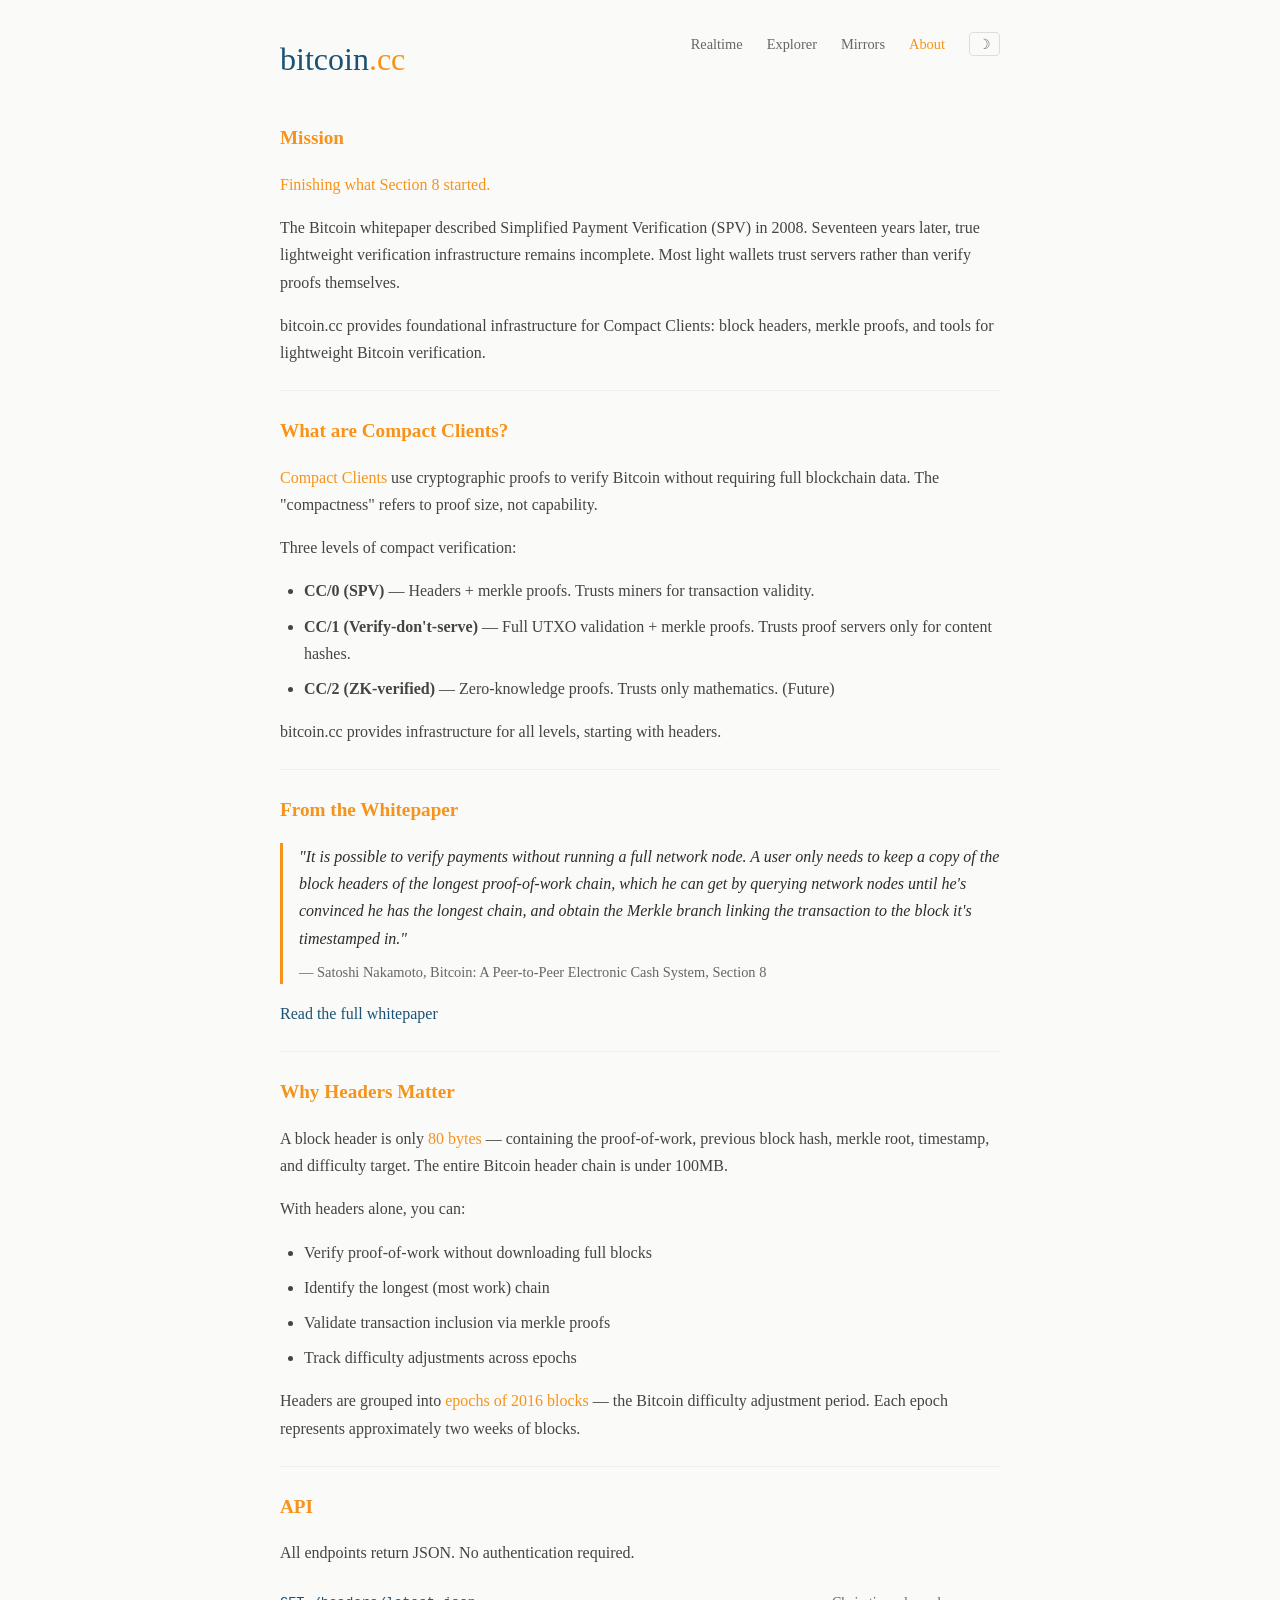
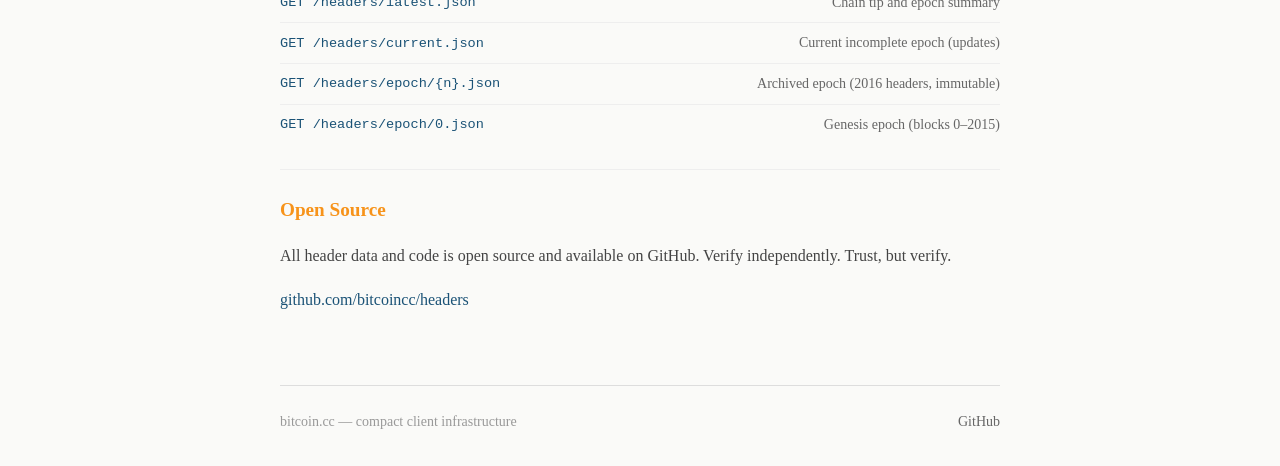
<file: about.html>
<!DOCTYPE html>
<html lang="en">
<head>
  <meta charset="UTF-8">
  <script>(function(){var t=localStorage.getItem('theme');if(!t&&matchMedia('(prefers-color-scheme:dark)').matches)t='dark';if(t==='dark')document.documentElement.dataset.theme='dark'})()</script>
  <meta name="viewport" content="width=device-width, initial-scale=1.0">
  <title>About - bitcoin.cc</title>
  <meta name="description" content="Compact Client infrastructure for Bitcoin. Headers, proofs, and tools for lightweight verification.">
  <meta property="og:title" content="About - bitcoin.cc">
  <meta property="og:description" content="Compact Clients for Bitcoin. Full verification, minimal footprint.">
  <meta property="og:type" content="website">
  <meta property="og:url" content="https://bitcoin.cc/about.html">
  <meta name="twitter:card" content="summary">
  <meta name="twitter:title" content="About - bitcoin.cc">
  <meta name="twitter:description" content="Compact Clients for Bitcoin. Full verification, minimal footprint.">
  <link rel="stylesheet" href="/theme.css">
  <style>
    .container { max-width: 720px; }
    section {
      padding-bottom: 1.5rem;
      margin-bottom: 1.5rem;
      border-bottom: 1px solid var(--border-subtle);
    }
    section:last-of-type { border-bottom: none; }
    section h2 {
      font-size: 1.2rem;
      color: var(--accent);
      margin-bottom: 1rem;
      font-weight: 600;
    }
    section p {
      color: var(--text-secondary);
      margin-bottom: 1rem;
    }
    section p:last-child { margin-bottom: 0; }
    blockquote {
      border-left: 3px solid var(--accent);
      padding-left: 1rem;
      margin: 1rem 0;
      font-style: italic;
      color: var(--text);
    }
    blockquote cite {
      display: block;
      margin-top: 0.5rem;
      font-style: normal;
      color: var(--text-dim);
      font-size: 0.9rem;
    }
    .endpoints { margin-top: 1rem; }
    .endpoint {
      padding: 0.5rem 0;
      border-bottom: 1px solid var(--border-subtle);
      display: flex;
      justify-content: space-between;
      align-items: center;
      flex-wrap: wrap;
      gap: 0.5rem;
    }
    .endpoint:last-child { border-bottom: none; }
    .endpoint code {
      color: var(--link);
      background: none;
      padding: 0;
    }
    .endpoint span {
      color: var(--text-dim);
      font-size: 0.875rem;
    }
    ul {
      margin: 1rem 0;
      padding-left: 1.5rem;
      color: var(--text-secondary);
    }
    li { margin-bottom: 0.5rem; }
  </style>
</head>
<body>
  <div class="container">
    <header>
      <a href="/"><h1>bitcoin<span>.cc</span></h1></a>
      <nav>
        <a href="/">Realtime</a>
        <a href="/explorer.html">Explorer</a>
        <a href="/mirrors.html">Mirrors</a>
        <a href="/about.html" class="active">About</a>
        <button class="theme-toggle" onclick="document.documentElement.dataset.theme=document.documentElement.dataset.theme==='dark'?'light':'dark';localStorage.setItem('theme',document.documentElement.dataset.theme)" aria-label="Toggle theme"><span class="theme-dark">&#9789;</span><span class="theme-light">&#9788;</span></button>
      </nav>
    </header>

    <section>
      <h2>Mission</h2>
      <p><span class="highlight">Finishing what Section 8 started.</span></p>
      <p>The Bitcoin whitepaper described Simplified Payment Verification (SPV) in 2008. Seventeen years later, true lightweight verification infrastructure remains incomplete. Most light wallets trust servers rather than verify proofs themselves.</p>
      <p>bitcoin.cc provides foundational infrastructure for Compact Clients: block headers, merkle proofs, and tools for lightweight Bitcoin verification.</p>
    </section>

    <section>
      <h2>What are Compact Clients?</h2>
      <p><span class="highlight">Compact Clients</span> use cryptographic proofs to verify Bitcoin without requiring full blockchain data. The "compactness" refers to proof size, not capability.</p>
      <p>Three levels of compact verification:</p>
      <ul>
        <li><strong>CC/0 (SPV)</strong> — Headers + merkle proofs. Trusts miners for transaction validity.</li>
        <li><strong>CC/1 (Verify-don't-serve)</strong> — Full UTXO validation + merkle proofs. Trusts proof servers only for content hashes.</li>
        <li><strong>CC/2 (ZK-verified)</strong> — Zero-knowledge proofs. Trusts only mathematics. (Future)</li>
      </ul>
      <p>bitcoin.cc provides infrastructure for all levels, starting with headers.</p>
    </section>

    <section>
      <h2>From the Whitepaper</h2>
      <blockquote>
        "It is possible to verify payments without running a full network node. A user only needs to keep a copy of the block headers of the longest proof-of-work chain, which he can get by querying network nodes until he's convinced he has the longest chain, and obtain the Merkle branch linking the transaction to the block it's timestamped in."
        <cite>— Satoshi Nakamoto, Bitcoin: A Peer-to-Peer Electronic Cash System, Section 8</cite>
      </blockquote>
      <p><a href="https://bitcoin.org/bitcoin.pdf" target="_blank">Read the full whitepaper</a></p>
    </section>

    <section>
      <h2>Why Headers Matter</h2>
      <p>A block header is only <span class="highlight">80 bytes</span> — containing the proof-of-work, previous block hash, merkle root, timestamp, and difficulty target. The entire Bitcoin header chain is under 100MB.</p>
      <p>With headers alone, you can:</p>
      <ul>
        <li>Verify proof-of-work without downloading full blocks</li>
        <li>Identify the longest (most work) chain</li>
        <li>Validate transaction inclusion via merkle proofs</li>
        <li>Track difficulty adjustments across epochs</li>
      </ul>
      <p>Headers are grouped into <span class="highlight">epochs of 2016 blocks</span> — the Bitcoin difficulty adjustment period. Each epoch represents approximately two weeks of blocks.</p>
    </section>

    <section>
      <h2>API</h2>
      <p>All endpoints return JSON. No authentication required.</p>
      <div class="endpoints">
        <div class="endpoint">
          <code>GET /headers/latest.json</code>
          <span>Chain tip and epoch summary</span>
        </div>
        <div class="endpoint">
          <code>GET /headers/current.json</code>
          <span>Current incomplete epoch (updates)</span>
        </div>
        <div class="endpoint">
          <code>GET /headers/epoch/{n}.json</code>
          <span>Archived epoch (2016 headers, immutable)</span>
        </div>
        <div class="endpoint">
          <code>GET /headers/epoch/0.json</code>
          <span>Genesis epoch (blocks 0–2015)</span>
        </div>
      </div>
    </section>

    <section>
      <h2>Open Source</h2>
      <p>All header data and code is open source and available on GitHub. Verify independently. Trust, but verify.</p>
      <p><a href="https://github.com/bitcoincc/headers" target="_blank">github.com/bitcoincc/headers</a></p>
    </section>

    <footer>
      <span>bitcoin.cc — compact client infrastructure</span>
      <a href="https://github.com/bitcoincc/headers">GitHub</a>
    </footer>
  </div>
</body>
</html>
</file>
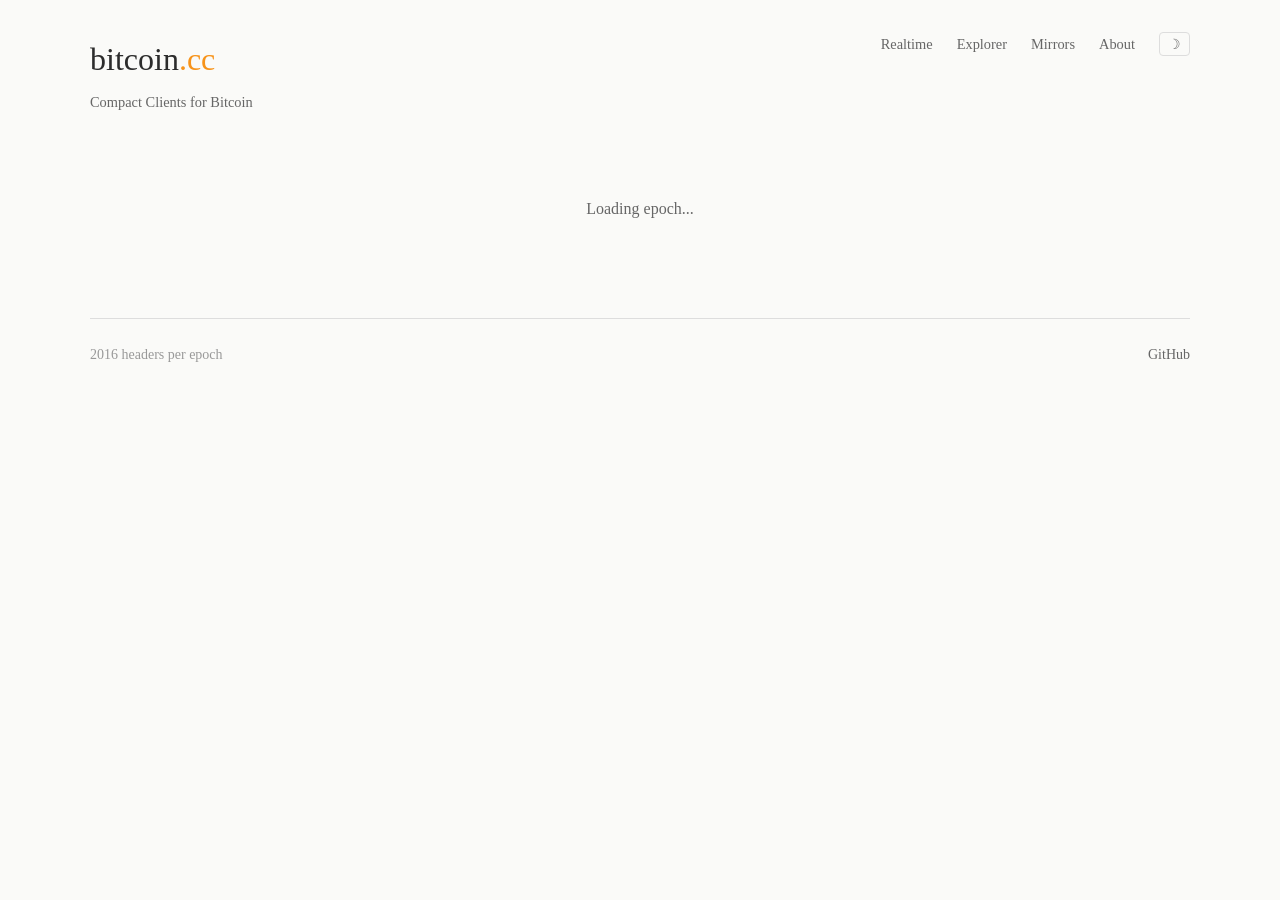
<file: epoch.html>
<!DOCTYPE html>
<html lang="en">
<head>
  <meta charset="UTF-8">
  <script>(function(){var t=localStorage.getItem('theme');if(!t&&matchMedia('(prefers-color-scheme:dark)').matches)t='dark';if(t==='dark')document.documentElement.dataset.theme='dark'})()</script>
  <meta name="viewport" content="width=device-width, initial-scale=1.0">
  <title>Epoch - bitcoin.cc</title>
  <meta name="description" content="Bitcoin block headers by epoch - Compact Client infrastructure">
  <link rel="stylesheet" href="/theme.css">
  <style>
    .container { max-width: 1100px; }
    .epoch-header {
      padding-bottom: 1.5rem;
      margin-bottom: 1.5rem;
      border-bottom: 1px solid var(--border);
    }
    .epoch-title {
      font-size: 1.5rem;
      color: var(--accent);
      margin-bottom: 1rem;
    }
    .epoch-stats {
      display: flex;
      gap: 2rem;
      flex-wrap: wrap;
    }
    .epoch-stat {
      color: var(--text-dim);
    }
    .epoch-stat strong {
      color: var(--text);
    }
    .nav-epochs {
      display: flex;
      gap: 1rem;
      margin-bottom: 1rem;
      font-size: 0.9rem;
    }
    .nav-epochs a:hover { text-decoration: underline; }
    .nav-epochs .disabled {
      color: var(--text-faint);
    }
    .headers-table {
      width: 100%;
      border-collapse: collapse;
      font-size: 0.85rem;
      font-family: var(--font-mono);
    }
    .headers-table th {
      text-align: left;
      color: var(--text-dim);
      font-weight: 500;
      padding: 0.75rem;
      border-bottom: 2px solid var(--border);
      position: sticky;
      top: 0;
      background: var(--bg);
      font-family: var(--font);
    }
    .headers-table td {
      padding: 0.4rem 0.75rem;
      border-bottom: 1px solid var(--border-subtle);
      color: var(--text-secondary);
    }
    .headers-table tr:hover td {
      background: var(--bg-card);
    }
    .hash {
      font-size: 0.75rem;
    }
    .hash a { color: var(--link); text-decoration: none; }
    .hash a:hover { text-decoration: underline; }
    .truncate {
      max-width: 180px;
      overflow: hidden;
      text-overflow: ellipsis;
      white-space: nowrap;
    }
    .download-link {
      margin-top: 1rem;
    }
    @media (max-width: 768px) {
      .headers-table { font-size: 0.75rem; }
      .hash { font-size: 0.65rem; }
      .truncate { max-width: 100px; }
      .hide-mobile { display: none; }
    }
  </style>
</head>
<body>
  <div class="container">
    <header>
      <div class="header-left">
        <a href="/"><h1>bitcoin<span>.cc</span></h1></a>
        <p class="tagline">Compact Clients for Bitcoin</p>
      </div>
      <nav>
        <a href="/">Realtime</a>
        <a href="/explorer.html">Explorer</a>
        <a href="/mirrors.html">Mirrors</a>
        <a href="/about.html">About</a>
        <button class="theme-toggle" onclick="document.documentElement.dataset.theme=document.documentElement.dataset.theme==='dark'?'light':'dark';localStorage.setItem('theme',document.documentElement.dataset.theme)" aria-label="Toggle theme"><span class="theme-dark">&#9789;</span><span class="theme-light">&#9788;</span></button>
      </nav>
    </header>

    <div id="app">
      <div class="loading">Loading epoch...</div>
    </div>

    <footer>
      <span>2016 headers per epoch</span>
      <a href="https://github.com/bitcoincc/headers">GitHub</a>
    </footer>
  </div>

  <script type="module">
    import { h, render } from 'https://esm.sh/preact@10.19.3';
    import { useState, useEffect } from 'https://esm.sh/preact@10.19.3/hooks';
    import htm from 'https://esm.sh/htm@3.1.1';

    const html = htm.bind(h);

    const getEpochNum = () => {
      const params = new URLSearchParams(window.location.search);
      const n = params.get('n');
      if (n !== null) return parseInt(n);
      const hash = window.location.hash.slice(1);
      if (hash) return parseInt(hash);
      return 0;
    };

    const formatDate = (timestamp) => {
      return new Date(timestamp * 1000).toLocaleDateString('en-US', {
        year: 'numeric',
        month: 'short',
        day: 'numeric',
        hour: '2-digit',
        minute: '2-digit'
      });
    };

    const formatHash = (hash) => {
      return hash.slice(0, 8) + '...' + hash.slice(-8);
    };

    const formatVersion = (version) => {
      return '0x' + version.toString(16).padStart(8, '0');
    };

    function App() {
      const [epoch, setEpoch] = useState(null);
      const [latest, setLatest] = useState(null);
      const [loading, setLoading] = useState(true);
      const [error, setError] = useState(null);

      const epochNum = getEpochNum();
      const isCurrent = latest && epochNum === latest.current_epoch.epoch;

      useEffect(() => {
        const fetchData = async () => {
          try {
            const latestRes = await fetch('/headers/latest.json');
            const latestData = await latestRes.json();
            setLatest(latestData);

            const url = epochNum === latestData.current_epoch.epoch
              ? '/headers/current.json'
              : `/headers/epoch/${epochNum}.json`;

            const epochRes = await fetch(url);
            if (!epochRes.ok) throw new Error('Epoch not found');
            const epochData = await epochRes.json();
            setEpoch(epochData);
            document.title = `Epoch ${epochNum} - bitcoin.cc`;
          } catch (e) {
            setError(e.message);
          }
          setLoading(false);
        };
        fetchData();
      }, [epochNum]);

      if (loading) {
        return html`<div class="loading">Loading epoch ${epochNum}...</div>`;
      }

      if (error) {
        return html`<div class="loading">Error: ${error}</div>`;
      }

      const maxEpoch = latest.current_epoch.epoch;
      const prevEpoch = epochNum > 0 ? epochNum - 1 : null;
      const nextEpoch = epochNum < maxEpoch ? epochNum + 1 : null;

      return html`
        <div>
          <div class="nav-epochs">
            <a href="/">&#8592; All Epochs</a>
            <span style="color: var(--text-faint)">|</span>
            ${prevEpoch !== null
              ? html`<a href="/epoch.html?n=${prevEpoch}">&#8592; Epoch ${prevEpoch}</a>`
              : html`<span class="disabled">&#8592; Previous</span>`
            }
            ${nextEpoch !== null
              ? html`<a href="/epoch.html?n=${nextEpoch}">Epoch ${nextEpoch} &#8594;</a>`
              : html`<span class="disabled">Next &#8594;</span>`
            }
          </div>

          <div class="epoch-header">
            <div class="epoch-title">
              Epoch #${epoch.epoch}
              ${isCurrent ? html` <span style="color: var(--accent); font-size: 0.8rem;">(current)</span>` : ''}
            </div>
            <div class="epoch-stats">
              <div class="epoch-stat">
                <strong>${epoch.count.toLocaleString()}</strong> headers
              </div>
              <div class="epoch-stat">
                Blocks <strong>${epoch.start_height.toLocaleString()}</strong> – <strong>${epoch.end_height.toLocaleString()}</strong>
              </div>
              <div class="epoch-stat">
                <strong>${formatDate(epoch.start_time)}</strong> &#8594; <strong>${formatDate(epoch.end_time)}</strong>
              </div>
            </div>
            <div class="download-link">
              <a href="${isCurrent ? '/headers/current.json' : `/headers/epoch/${epochNum}.json`}" download>
                Download JSON
              </a>
            </div>
          </div>

          <table class="headers-table">
            <thead>
              <tr>
                <th>Height</th>
                <th>Hash</th>
                <th class="hide-mobile">Version</th>
                <th>Time</th>
                <th class="hide-mobile">Bits</th>
                <th class="hide-mobile">Nonce</th>
              </tr>
            </thead>
            <tbody>
              ${epoch.headers.map(h => html`
                <tr key=${h.height}>
                  <td>${h.height.toLocaleString()}</td>
                  <td class="hash truncate">
                    <a href="https://mempool.space/block/${h.hash}" target="_blank" title=${h.hash}>
                      ${formatHash(h.hash)}
                    </a>
                  </td>
                  <td class="hide-mobile">${formatVersion(h.version)}</td>
                  <td>${formatDate(h.timestamp)}</td>
                  <td class="hide-mobile">${h.bits}</td>
                  <td class="hide-mobile">${h.nonce.toLocaleString()}</td>
                </tr>
              `)}
            </tbody>
          </table>
        </div>
      `;
    }

    render(html`<${App} />`, document.getElementById('app'));
  </script>
</body>
</html>
</file>
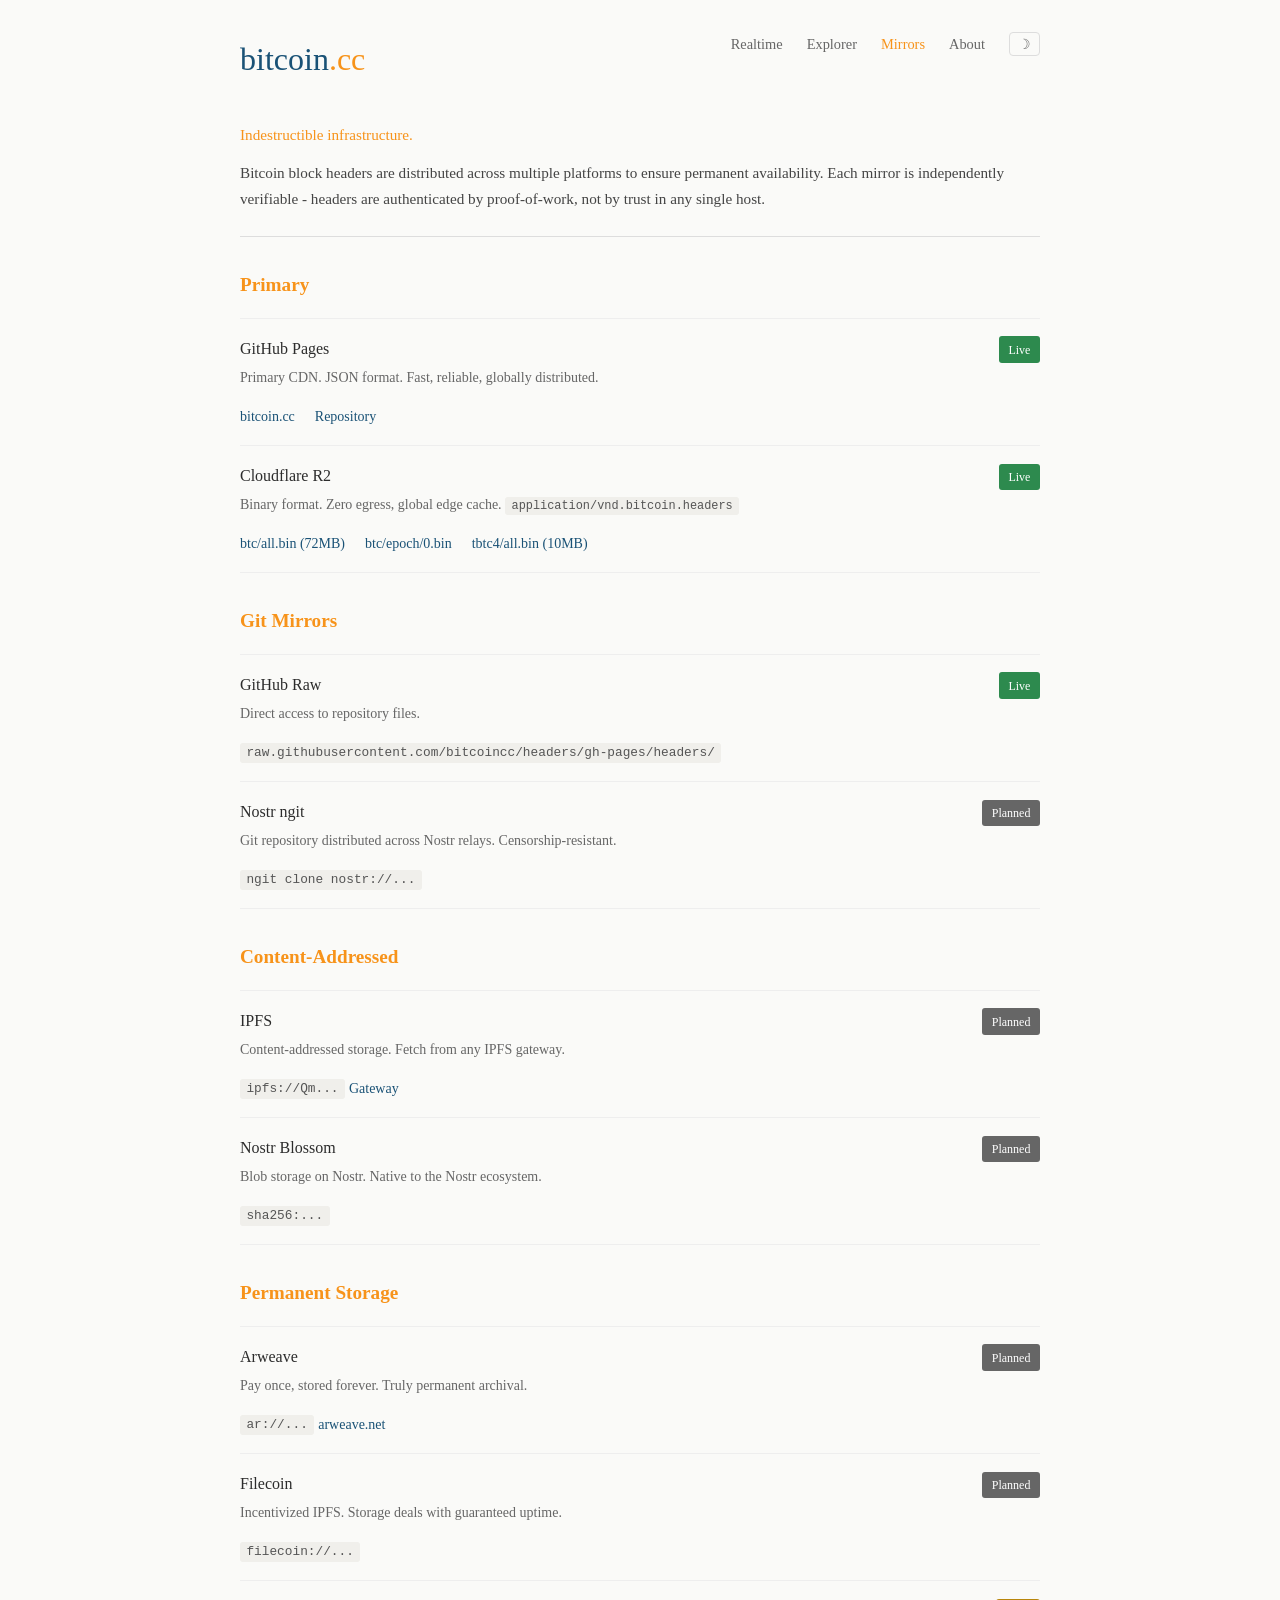
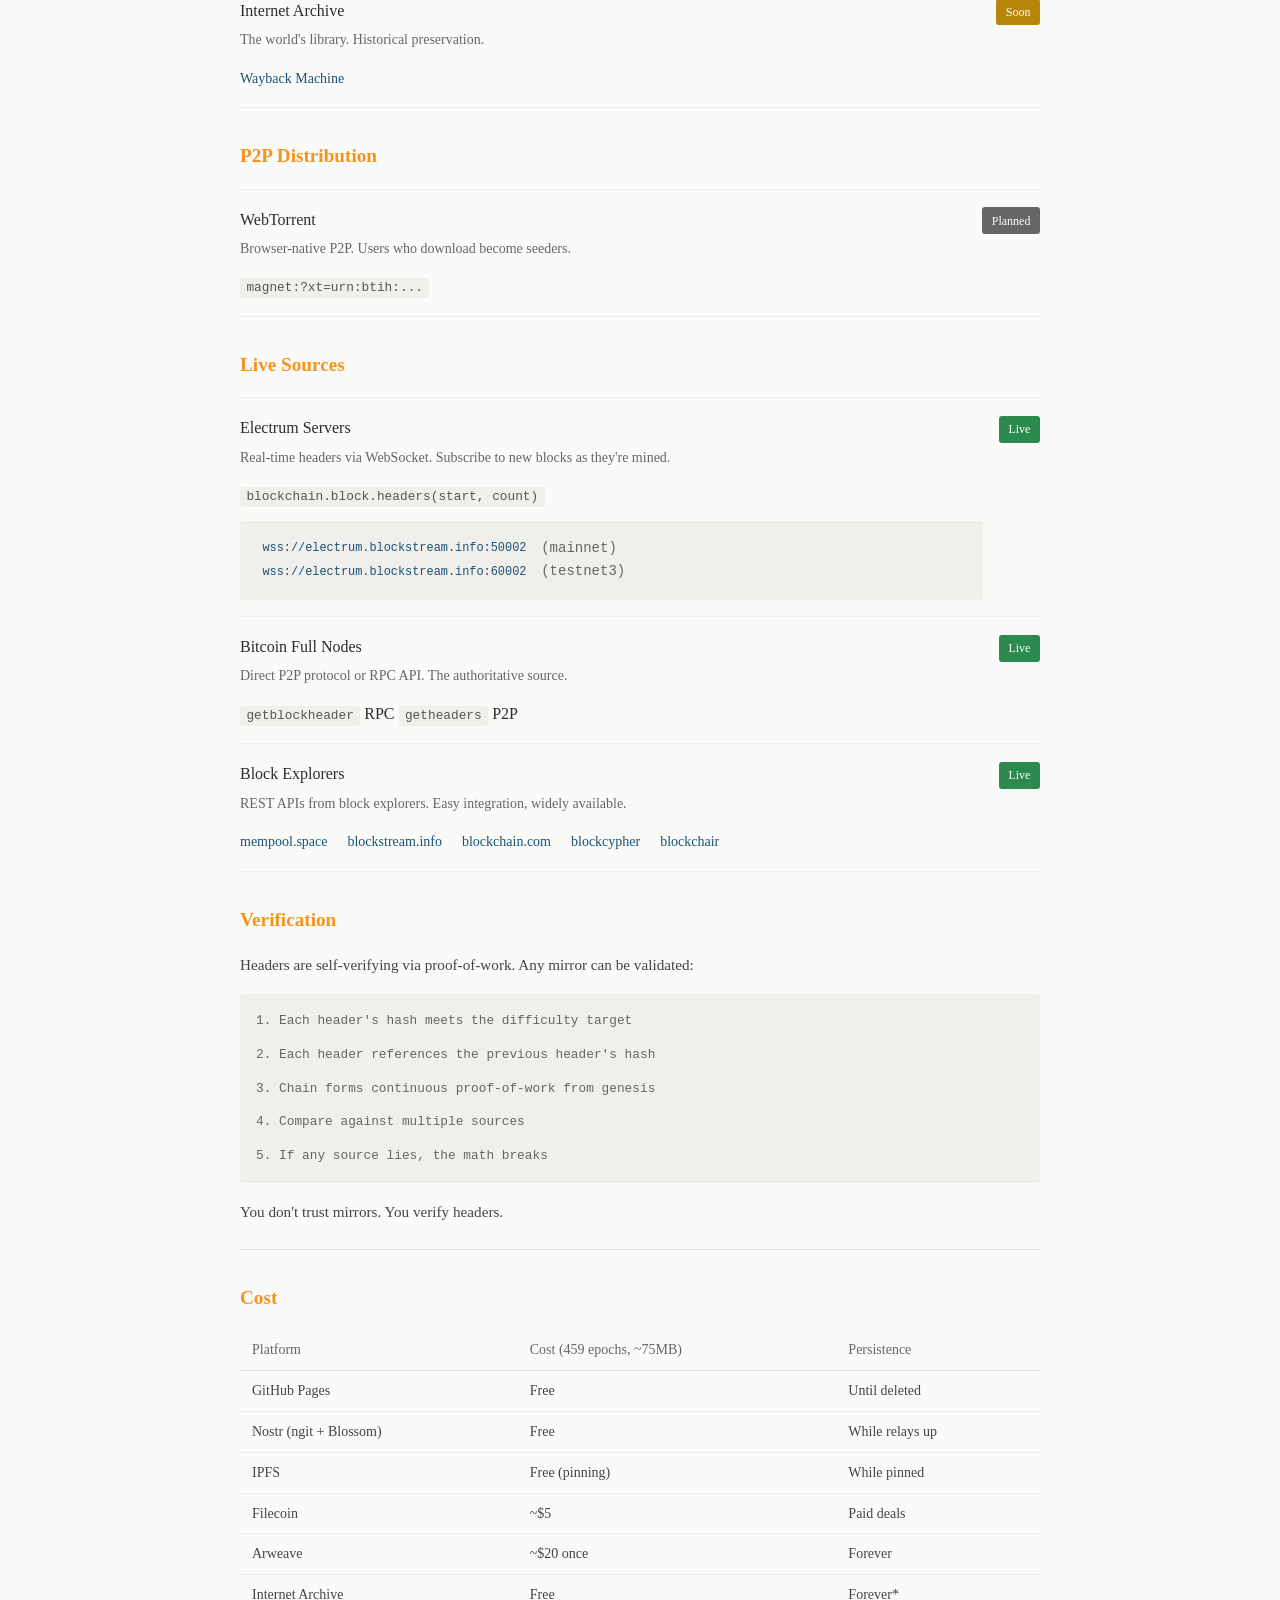
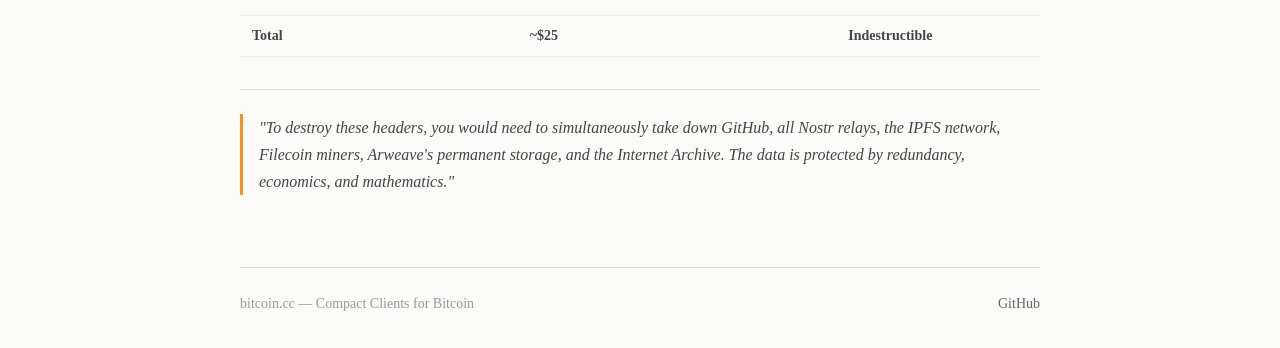
<file: mirrors.html>
<!DOCTYPE html>
<html lang="en">
<head>
  <meta charset="UTF-8">
  <script>(function(){var t=localStorage.getItem('theme');if(!t&&matchMedia('(prefers-color-scheme:dark)').matches)t='dark';if(t==='dark')document.documentElement.dataset.theme='dark'})()</script>
  <meta name="viewport" content="width=device-width, initial-scale=1.0">
  <title>Mirrors - bitcoin.cc</title>
  <meta name="description" content="Bitcoin block headers distributed across multiple platforms for maximum resilience.">
  <meta property="og:title" content="Mirrors - bitcoin.cc">
  <meta property="og:description" content="Bitcoin headers on GitHub, Nostr, IPFS, Arweave, and more. Indestructible infrastructure.">
  <link rel="stylesheet" href="/theme.css">
  <style>
    .container { max-width: 800px; }
    h2 {
      font-size: 1.2rem;
      color: var(--accent);
      margin: 2rem 0 1rem;
      font-weight: 600;
    }
    .mirror-grid {
      display: grid;
      gap: 0;
    }
    .mirror {
      padding: 1rem 0;
      border-bottom: 1px solid var(--border-subtle);
      display: grid;
      grid-template-columns: 1fr auto;
      gap: 1rem;
      align-items: start;
    }
    .mirror:first-child {
      border-top: 1px solid var(--border-subtle);
    }
    .mirror-info h3 {
      font-size: 1rem;
      font-weight: 500;
      margin-bottom: 0.25rem;
    }
    .mirror-info p {
      color: var(--text-dim);
      font-size: 0.875rem;
    }
    .mirror-status {
      text-align: right;
    }
    .status-badge {
      display: inline-block;
      padding: 0.2rem 0.6rem;
      border-radius: 3px;
      font-size: 0.75rem;
      font-weight: 500;
    }
    .status-live {
      background: var(--success);
      color: #fff;
    }
    .status-planned {
      background: var(--text-dim);
      color: #fff;
    }
    .status-soon {
      background: var(--warning);
      color: #fff;
    }
    .mirror-links {
      margin-top: 0.75rem;
    }
    .mirror-links a {
      font-size: 0.875rem;
      margin-right: 1rem;
    }
    .mirror-links code {
      font-size: 0.8rem;
    }
    .philosophy {
      padding: 1.5rem 0;
      margin-top: 2rem;
      border-top: 1px solid var(--border);
    }
    .philosophy blockquote {
      border-left: 3px solid var(--accent);
      padding-left: 1rem;
      font-style: italic;
      color: var(--text-secondary);
    }
    .cost-table {
      width: 100%;
      border-collapse: collapse;
      margin-top: 1rem;
      font-size: 0.875rem;
    }
    .cost-table th, .cost-table td {
      padding: 0.5rem 0.75rem;
      text-align: left;
      border-bottom: 1px solid var(--border-subtle);
    }
    .cost-table th {
      color: var(--text-dim);
      font-weight: 500;
      border-bottom-color: var(--border);
    }
    .cost-table td {
      color: var(--text-secondary);
    }
    .verify-section {
      background: var(--bg-code);
      border-radius: var(--radius);
      padding: 1rem;
      margin-top: 1rem;
      font-family: var(--font-mono);
      font-size: 0.8rem;
      color: var(--text-dim);
    }
    .verify-section code {
      color: var(--link);
    }
  </style>
</head>
<body>
  <div class="container">
    <header>
      <a href="/"><h1>bitcoin<span>.cc</span></h1></a>
      <nav>
        <a href="/">Realtime</a>
        <a href="/explorer.html">Explorer</a>
        <a href="/mirrors.html" class="active">Mirrors</a>
        <a href="/about.html">About</a>
        <button class="theme-toggle" onclick="document.documentElement.dataset.theme=document.documentElement.dataset.theme==='dark'?'light':'dark';localStorage.setItem('theme',document.documentElement.dataset.theme)" aria-label="Toggle theme"><span class="theme-dark">&#9789;</span><span class="theme-light">&#9788;</span></button>
      </nav>
    </header>

    <div class="intro">
      <p><span class="highlight">Indestructible infrastructure.</span></p>
      <p>Bitcoin block headers are distributed across multiple platforms to ensure permanent availability. Each mirror is independently verifiable - headers are authenticated by proof-of-work, not by trust in any single host.</p>
    </div>

    <h2>Primary</h2>
    <div class="mirror-grid">
      <div class="mirror">
        <div class="mirror-info">
          <h3>GitHub Pages</h3>
          <p>Primary CDN. JSON format. Fast, reliable, globally distributed.</p>
          <div class="mirror-links">
            <a href="https://bitcoin.cc/headers/latest.json">bitcoin.cc</a>
            <a href="https://github.com/bitcoincc/headers">Repository</a>
          </div>
        </div>
        <div class="mirror-status">
          <span class="status-badge status-live">Live</span>
        </div>
      </div>

      <div class="mirror">
        <div class="mirror-info">
          <h3>Cloudflare R2</h3>
          <p>Binary format. Zero egress, global edge cache. <code>application/vnd.bitcoin.headers</code></p>
          <div class="mirror-links">
            <a href="https://pub-a5a92731dd0d452b9670be07e5354fd6.r2.dev/btc/all.bin">btc/all.bin (72MB)</a>
            <a href="https://pub-a5a92731dd0d452b9670be07e5354fd6.r2.dev/btc/epoch/0.bin">btc/epoch/0.bin</a>
            <a href="https://pub-a5a92731dd0d452b9670be07e5354fd6.r2.dev/tbtc4/all.bin">tbtc4/all.bin (10MB)</a>
          </div>
        </div>
        <div class="mirror-status">
          <span class="status-badge status-live">Live</span>
        </div>
      </div>
    </div>

    <h2>Git Mirrors</h2>
    <div class="mirror-grid">
      <div class="mirror">
        <div class="mirror-info">
          <h3>GitHub Raw</h3>
          <p>Direct access to repository files.</p>
          <div class="mirror-links">
            <code>raw.githubusercontent.com/bitcoincc/headers/gh-pages/headers/</code>
          </div>
        </div>
        <div class="mirror-status">
          <span class="status-badge status-live">Live</span>
        </div>
      </div>

      <div class="mirror">
        <div class="mirror-info">
          <h3>Nostr ngit</h3>
          <p>Git repository distributed across Nostr relays. Censorship-resistant.</p>
          <div class="mirror-links">
            <code>ngit clone nostr://...</code>
          </div>
        </div>
        <div class="mirror-status">
          <span class="status-badge status-planned">Planned</span>
        </div>
      </div>
    </div>

    <h2>Content-Addressed</h2>
    <div class="mirror-grid">
      <div class="mirror">
        <div class="mirror-info">
          <h3>IPFS</h3>
          <p>Content-addressed storage. Fetch from any IPFS gateway.</p>
          <div class="mirror-links">
            <code>ipfs://Qm...</code>
            <a href="#">Gateway</a>
          </div>
        </div>
        <div class="mirror-status">
          <span class="status-badge status-planned">Planned</span>
        </div>
      </div>

      <div class="mirror">
        <div class="mirror-info">
          <h3>Nostr Blossom</h3>
          <p>Blob storage on Nostr. Native to the Nostr ecosystem.</p>
          <div class="mirror-links">
            <code>sha256:...</code>
          </div>
        </div>
        <div class="mirror-status">
          <span class="status-badge status-planned">Planned</span>
        </div>
      </div>
    </div>

    <h2>Permanent Storage</h2>
    <div class="mirror-grid">
      <div class="mirror">
        <div class="mirror-info">
          <h3>Arweave</h3>
          <p>Pay once, stored forever. Truly permanent archival.</p>
          <div class="mirror-links">
            <code>ar://...</code>
            <a href="#">arweave.net</a>
          </div>
        </div>
        <div class="mirror-status">
          <span class="status-badge status-planned">Planned</span>
        </div>
      </div>

      <div class="mirror">
        <div class="mirror-info">
          <h3>Filecoin</h3>
          <p>Incentivized IPFS. Storage deals with guaranteed uptime.</p>
          <div class="mirror-links">
            <code>filecoin://...</code>
          </div>
        </div>
        <div class="mirror-status">
          <span class="status-badge status-planned">Planned</span>
        </div>
      </div>

      <div class="mirror">
        <div class="mirror-info">
          <h3>Internet Archive</h3>
          <p>The world's library. Historical preservation.</p>
          <div class="mirror-links">
            <a href="https://web.archive.org/web/https://bitcoin.cc/headers/latest.json">Wayback Machine</a>
          </div>
        </div>
        <div class="mirror-status">
          <span class="status-badge status-soon">Soon</span>
        </div>
      </div>
    </div>

    <h2>P2P Distribution</h2>
    <div class="mirror-grid">
      <div class="mirror">
        <div class="mirror-info">
          <h3>WebTorrent</h3>
          <p>Browser-native P2P. Users who download become seeders.</p>
          <div class="mirror-links">
            <code>magnet:?xt=urn:btih:...</code>
          </div>
        </div>
        <div class="mirror-status">
          <span class="status-badge status-planned">Planned</span>
        </div>
      </div>
    </div>

    <h2>Live Sources</h2>
    <div class="mirror-grid">
      <div class="mirror">
        <div class="mirror-info">
          <h3>Electrum Servers</h3>
          <p>Real-time headers via WebSocket. Subscribe to new blocks as they're mined.</p>
          <div class="mirror-links">
            <code>blockchain.block.headers(start, count)</code>
          </div>
          <div class="verify-section" style="margin-top: 0.75rem;">
            <p><code>wss://electrum.blockstream.info:50002</code> (mainnet)</p>
            <p><code>wss://electrum.blockstream.info:60002</code> (testnet3)</p>
          </div>
        </div>
        <div class="mirror-status">
          <span class="status-badge status-live">Live</span>
        </div>
      </div>

      <div class="mirror">
        <div class="mirror-info">
          <h3>Bitcoin Full Nodes</h3>
          <p>Direct P2P protocol or RPC API. The authoritative source.</p>
          <div class="mirror-links">
            <code>getblockheader</code> RPC
            <code>getheaders</code> P2P
          </div>
        </div>
        <div class="mirror-status">
          <span class="status-badge status-live">Live</span>
        </div>
      </div>

      <div class="mirror">
        <div class="mirror-info">
          <h3>Block Explorers</h3>
          <p>REST APIs from block explorers. Easy integration, widely available.</p>
          <div class="mirror-links">
            <a href="https://mempool.space/docs/api/rest">mempool.space</a>
            <a href="https://blockstream.info/api">blockstream.info</a>
            <a href="https://www.blockchain.com/api">blockchain.com</a>
            <a href="https://www.blockcypher.com/dev/bitcoin/">blockcypher</a>
            <a href="https://blockchair.com/api/docs">blockchair</a>
          </div>
        </div>
        <div class="mirror-status">
          <span class="status-badge status-live">Live</span>
        </div>
      </div>
    </div>

    <h2>Verification</h2>
    <div class="intro">
      <p>Headers are self-verifying via proof-of-work. Any mirror can be validated:</p>
      <div class="verify-section">
        <p>1. Each header's hash meets the difficulty target</p>
        <p>2. Each header references the previous header's hash</p>
        <p>3. Chain forms continuous proof-of-work from genesis</p>
        <p>4. Compare against multiple sources</p>
        <p>5. If any source lies, the math breaks</p>
      </div>
      <p style="margin-top: 1rem;">You don't trust mirrors. You verify headers.</p>
    </div>

    <h2>Cost</h2>
    <table class="cost-table">
      <thead>
        <tr>
          <th>Platform</th>
          <th>Cost (459 epochs, ~75MB)</th>
          <th>Persistence</th>
        </tr>
      </thead>
      <tbody>
        <tr><td>GitHub Pages</td><td>Free</td><td>Until deleted</td></tr>
        <tr><td>Nostr (ngit + Blossom)</td><td>Free</td><td>While relays up</td></tr>
        <tr><td>IPFS</td><td>Free (pinning)</td><td>While pinned</td></tr>
        <tr><td>Filecoin</td><td>~$5</td><td>Paid deals</td></tr>
        <tr><td>Arweave</td><td>~$20 once</td><td>Forever</td></tr>
        <tr><td>Internet Archive</td><td>Free</td><td>Forever*</td></tr>
        <tr><td><strong>Total</strong></td><td><strong>~$25</strong></td><td><strong>Indestructible</strong></td></tr>
      </tbody>
    </table>

    <div class="philosophy">
      <blockquote>
        "To destroy these headers, you would need to simultaneously take down GitHub,
        all Nostr relays, the IPFS network, Filecoin miners, Arweave's permanent storage,
        and the Internet Archive. The data is protected by redundancy, economics, and mathematics."
      </blockquote>
    </div>

    <footer>
      <span>bitcoin.cc — Compact Clients for Bitcoin</span>
      <a href="https://github.com/bitcoincc/headers">GitHub</a>
    </footer>
  </div>
</body>
</html>
</file>
<file: theme.css>
/* bitcoin.cc Theme System
   Light: warm, paper-like (inspired by nip98.com)
   Dark: GitHub-style dark with Bitcoin orange accent
*/

:root {
  --bg: #fafaf8;
  --bg-card: #f5f4f0;
  --bg-code: #f0efeb;
  --bg-hover: #eae8e3;
  --text: #2c2c2c;
  --text-secondary: #444;
  --text-dim: #666;
  --text-faint: #999;
  --accent: #f7931a;
  --accent-subtle: rgba(247, 147, 26, 0.08);
  --accent-border: rgba(247, 147, 26, 0.2);
  --link: #1a5276;
  --border: #ddd;
  --border-subtle: #eee;
  --success: #2d8a4e;
  --error: #c0392b;
  --warning: #b8860b;
  --code-text: #555;
  --raw-text: #2d6a4f;
  --badge-text: #fff;
  --font: Georgia, 'Times New Roman', serif;
  --font-mono: 'SFMono-Regular', Consolas, 'Courier New', monospace;
  --radius: 4px;
  --line-height: 1.7;
}

[data-theme="dark"] {
  --bg: #0d1117;
  --bg-card: #161b22;
  --bg-code: #0d1117;
  --bg-hover: #1c2028;
  --text: #e6edf3;
  --text-secondary: #c9d1d9;
  --text-dim: #8b949e;
  --text-faint: #484f58;
  --link: #58a6ff;
  --border: #30363d;
  --border-subtle: #21262d;
  --success: #3fb950;
  --error: #f85149;
  --warning: #d29922;
  --code-text: #c9d1d9;
  --raw-text: #7ee787;
  --badge-text: #0d1117;
  --radius: 6px;
}

*, *::before, *::after { margin: 0; padding: 0; box-sizing: border-box; }

body {
  font-family: var(--font);
  background: var(--bg);
  color: var(--text);
  min-height: 100vh;
  padding: 2rem;
  line-height: var(--line-height);
  -webkit-font-smoothing: antialiased;
}

.container { max-width: 900px; margin: 0 auto; }

header {
  margin-bottom: 2rem;
  display: flex;
  justify-content: space-between;
  align-items: flex-start;
}

h1 {
  font-size: 2rem;
  font-weight: 400;
  margin-bottom: 0.25rem;
}

h1 span { color: var(--accent); }
.header-left a { text-decoration: none; color: inherit; }
.tagline { color: var(--text-dim); font-size: 0.9rem; }

nav { display: flex; align-items: center; flex-wrap: wrap; }

nav a {
  color: var(--text-dim);
  text-decoration: none;
  margin-left: 1.5rem;
  font-size: 0.9rem;
}

nav a:hover { color: var(--text); }
nav a.active { color: var(--accent); }

.theme-toggle {
  background: none;
  border: 1px solid var(--border);
  color: var(--text-dim);
  cursor: pointer;
  padding: 0.25rem 0.5rem;
  border-radius: var(--radius);
  font-size: 0.9rem;
  margin-left: 1.5rem;
  line-height: 1;
}

.theme-toggle:hover {
  color: var(--text);
  border-color: var(--text-dim);
}

[data-theme="dark"] .theme-toggle .theme-light { display: inline; }
[data-theme="dark"] .theme-toggle .theme-dark { display: none; }
:root:not([data-theme="dark"]) .theme-toggle .theme-light { display: none; }
:root:not([data-theme="dark"]) .theme-toggle .theme-dark { display: inline; }

.intro {
  padding-bottom: 1.5rem;
  margin-bottom: 1.5rem;
  border-bottom: 1px solid var(--border);
  color: var(--text-secondary);
  font-size: 0.95rem;
}

.intro strong { color: var(--accent); }
.intro p { margin-bottom: 0.75rem; }
.intro p:last-child { margin-bottom: 0; }
.intro a { color: var(--link); text-decoration: none; }
.intro a:hover { text-decoration: underline; }

a { color: var(--link); text-decoration: none; }
a:hover { text-decoration: underline; }

code {
  background: var(--bg-code);
  padding: 0.15rem 0.4rem;
  border-radius: 3px;
  font-family: var(--font-mono);
  font-size: 0.85em;
  color: var(--code-text);
}

.highlight { color: var(--accent); }

footer {
  margin-top: 3rem;
  padding-top: 1.5rem;
  border-top: 1px solid var(--border);
  color: var(--text-faint);
  font-size: 0.875rem;
  display: flex;
  justify-content: space-between;
}

footer a { color: var(--text-dim); text-decoration: none; }
footer a:hover { color: var(--text); }

.loading { text-align: center; padding: 3rem; color: var(--text-dim); }
</file>
